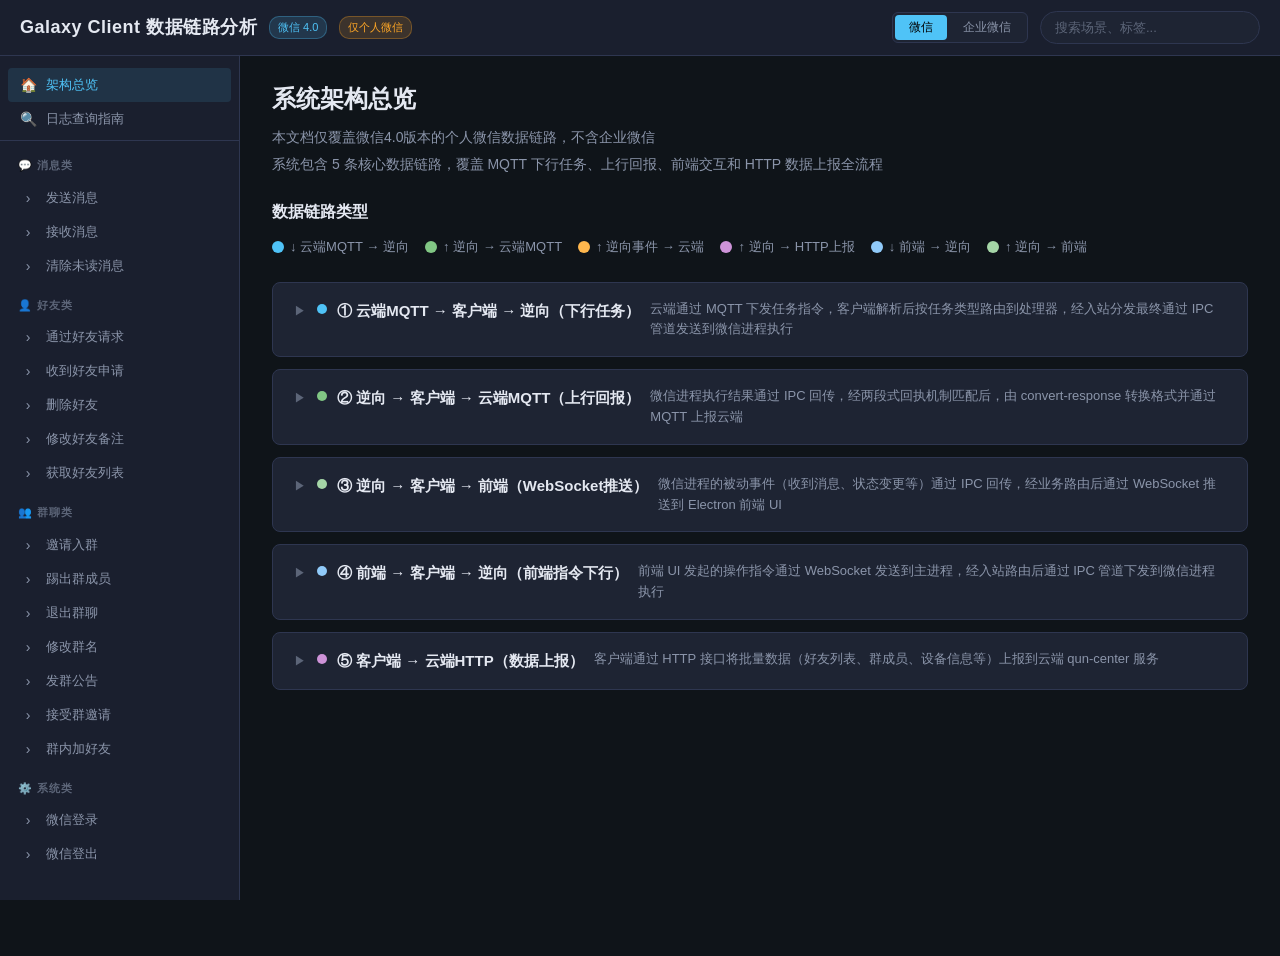
<file: 数据链路/index.html>
<!DOCTYPE html>
<html lang="zh-CN">
<head>
  <meta charset="UTF-8">
  <meta name="viewport" content="width=device-width, initial-scale=1.0">
  <title>Galaxy Client 数据链路分析 — 微信4.0</title>
  <link rel="stylesheet" href="style.css">
</head>
<body>
  <header class="header">
    <div class="header-left">
      <h1 class="header-title">Galaxy Client 数据链路分析</h1>
      <span class="badge badge-version">微信 4.0</span>
      <span class="badge badge-note">仅个人微信</span>
    </div>
    <div class="header-right">
      <div class="platform-toggle" id="platform-toggle">
        <button class="platform-btn active" data-platform="wx">微信</button>
        <button class="platform-btn" data-platform="wkwx">企业微信</button>
      </div>
      <input type="text" id="search-input" class="search-input" placeholder="搜索场景、标签...">
    </div>
  </header>

  <main class="main">
    <aside class="sidebar" id="sidebar">
      <div class="sidebar-section">
        <button class="sidebar-item active" data-id="__overview__">
          <span class="sidebar-icon">🏠</span>
          <span class="sidebar-text">架构总览</span>
        </button>
        <button class="sidebar-item" data-id="__sls__">
          <span class="sidebar-icon">🔍</span>
          <span class="sidebar-text">日志查询指南</span>
        </button>
      </div>
      <div id="sidebar-categories"></div>
    </aside>

    <section class="content" id="content">
      <!-- JS 渲染 -->
    </section>
  </main>

  <div class="detail-overlay" id="detail-overlay">
    <div class="detail-panel" id="detail-panel">
      <button class="detail-close" id="detail-close">&times;</button>
      <div id="detail-content"></div>
    </div>
  </div>

  <script src="mermaid.min.js"></script>
  <script src="data.js"></script>
  <script src="data-wkwx-1.js"></script>
  <script src="data-wkwx-2.js"></script>
  <script src="data-wkwx-3.js"></script>
  <script src="data-wkwx-4.js"></script>
  <script src="data-wkwx-init.js"></script>
  <script src="app.js"></script>
</body>
</html>
</file>
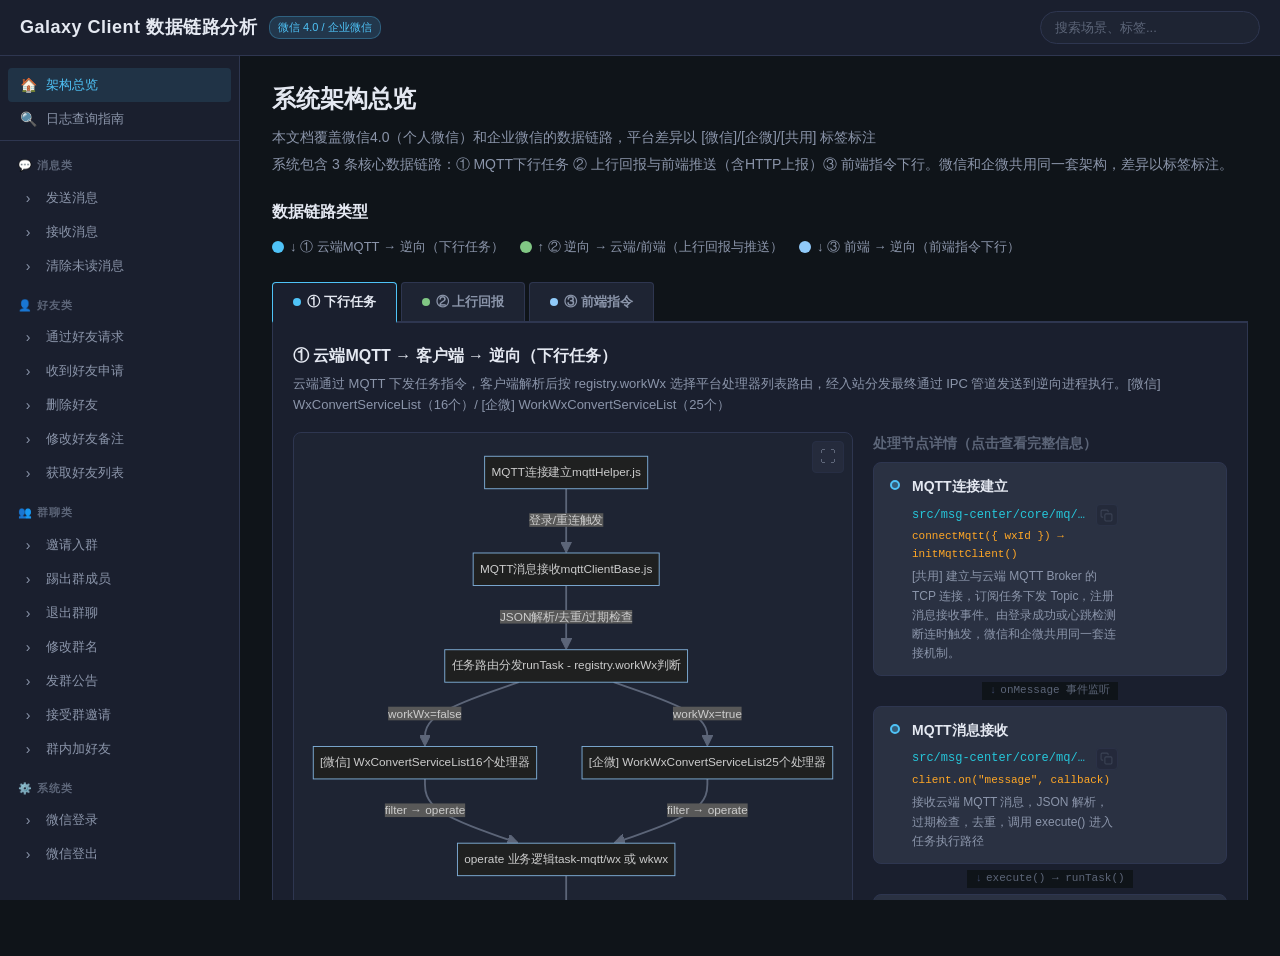
<file: 数据链路网站/index.html>
<!DOCTYPE html>
<html lang="zh-CN">
<head>
  <meta charset="UTF-8">
  <meta name="viewport" content="width=device-width, initial-scale=1.0">
  <title>Galaxy Client 数据链路分析 — 微信4.0 / 企业微信</title>
  <link rel="stylesheet" href="style.css">
</head>
<body>
  <header class="header">
    <div class="header-left">
      <h1 class="header-title">Galaxy Client 数据链路分析</h1>
      <span class="badge badge-version">微信 4.0 / 企业微信</span>
    </div>
    <div class="header-right">
      <input type="text" id="search-input" class="search-input" placeholder="搜索场景、标签...">
    </div>
  </header>

  <main class="main">
    <aside class="sidebar" id="sidebar">
      <div class="sidebar-section">
        <button class="sidebar-item active" data-id="__overview__">
          <span class="sidebar-icon">🏠</span>
          <span class="sidebar-text">架构总览</span>
        </button>
        <button class="sidebar-item" data-id="__sls__">
          <span class="sidebar-icon">🔍</span>
          <span class="sidebar-text">日志查询指南</span>
        </button>
      </div>
      <div id="sidebar-categories"></div>
    </aside>

    <section class="content" id="content">
      <!-- JS 渲染 -->
    </section>
  </main>

  <div class="detail-overlay" id="detail-overlay">
    <div class="detail-panel" id="detail-panel">
      <button class="detail-close" id="detail-close">&times;</button>
      <div id="detail-content"></div>
    </div>
  </div>

  <div class="diagram-zoom-overlay" id="diagram-zoom-overlay">
    <div class="diagram-zoom-panel">
      <button class="detail-close" id="diagram-zoom-close">&times;</button>
      <div class="diagram-zoom-content" id="diagram-zoom-content"></div>
    </div>
  </div>

  <script src="mermaid.min.js"></script>
  <script src="data-infra.js"></script>
  <script src="data-scenarios.js"></script>
  <script src="data-architecture.js"></script>
  <script src="data-export.js"></script>
  <script src="app.js"></script>
</body>
</html>
</file>
<file: 数据链路/style.css>
/* ================================================================
   Galaxy Client 数据链路分析 — 样式
   ================================================================ */

:root {
  --bg-primary: #0f1419;
  --bg-secondary: #1a1f2e;
  --bg-card: #1e2433;
  --bg-card-hover: #252b3d;
  --bg-node: #2a3142;
  --bg-node-hover: #323a50;
  --bg-overlay: rgba(0, 0, 0, 0.6);
  --border: #2e3650;
  --border-light: #3a4565;
  --text-primary: #e4e8f1;
  --text-secondary: #8b95aa;
  --text-muted: #5c6578;
  --accent-blue: #4fc3f7;
  --accent-green: #66bb6a;
  --accent-orange: #ffa726;
  --accent-purple: #ab47bc;
  --accent-red: #ef5350;
  --accent-cyan: #26c6da;
  --downstream-color: #4fc3f7;
  --upstream-color: #66bb6a;
  --event-color: #ffa726;
  --http-color: #ab47bc;
  --font-mono: 'SF Mono', 'Fira Code', 'Consolas', monospace;
  --font-sans: -apple-system, BlinkMacSystemFont, 'Segoe UI', 'PingFang SC', 'Hiragino Sans GB', sans-serif;
  --sidebar-width: 240px;
  --header-height: 56px;
  --radius: 8px;
  --radius-sm: 4px;
  --shadow: 0 2px 12px rgba(0, 0, 0, 0.3);
  --transition: 0.2s ease;
}

* {
  margin: 0;
  padding: 0;
  box-sizing: border-box;
}

body {
  font-family: var(--font-sans);
  background: var(--bg-primary);
  color: var(--text-primary);
  line-height: 1.6;
  overflow: hidden;
  height: 100vh;
}

/* ===== Header ===== */

.header {
  height: var(--header-height);
  background: var(--bg-secondary);
  border-bottom: 1px solid var(--border);
  display: flex;
  align-items: center;
  justify-content: space-between;
  padding: 0 20px;
  position: fixed;
  top: 0;
  left: 0;
  right: 0;
  z-index: 100;
}

.header-left {
  display: flex;
  align-items: center;
  gap: 12px;
}

.header-title {
  font-size: 18px;
  font-weight: 600;
  color: var(--text-primary);
  letter-spacing: 0.5px;
}

.badge {
  font-size: 11px;
  padding: 2px 8px;
  border-radius: 10px;
  font-weight: 500;
}

.badge-version {
  background: rgba(79, 195, 247, 0.15);
  color: var(--accent-blue);
  border: 1px solid rgba(79, 195, 247, 0.3);
}

.badge-note {
  background: rgba(255, 167, 38, 0.15);
  color: var(--accent-orange);
  border: 1px solid rgba(255, 167, 38, 0.3);
}

.search-input {
  background: var(--bg-card);
  border: 1px solid var(--border);
  color: var(--text-primary);
  padding: 8px 14px;
  border-radius: 20px;
  font-size: 13px;
  width: 220px;
  outline: none;
  transition: var(--transition);
}

.search-input:focus {
  border-color: var(--accent-blue);
  box-shadow: 0 0 0 2px rgba(79, 195, 247, 0.15);
  width: 280px;
}

.search-input::placeholder {
  color: var(--text-muted);
}

/* ===== Layout ===== */

.main {
  display: flex;
  margin-top: var(--header-height);
  height: calc(100vh - var(--header-height));
}

/* ===== Sidebar ===== */

.sidebar {
  width: var(--sidebar-width);
  min-width: var(--sidebar-width);
  background: var(--bg-secondary);
  border-right: 1px solid var(--border);
  overflow-y: auto;
  padding: 8px 0;
}

.sidebar-section {
  padding: 4px 8px;
  border-bottom: 1px solid var(--border);
  margin-bottom: 4px;
}

.sidebar-category {
  padding: 0 8px;
  margin-bottom: 2px;
}

.sidebar-category-title {
  font-size: 11px;
  font-weight: 600;
  color: var(--text-muted);
  text-transform: uppercase;
  letter-spacing: 1px;
  padding: 12px 10px 6px;
  display: flex;
  align-items: center;
  gap: 6px;
}

.sidebar-item {
  display: flex;
  align-items: center;
  gap: 8px;
  width: 100%;
  padding: 8px 10px;
  border: none;
  background: none;
  color: var(--text-secondary);
  font-size: 13px;
  cursor: pointer;
  border-radius: var(--radius-sm);
  text-align: left;
  transition: var(--transition);
  font-family: var(--font-sans);
}

.sidebar-item:hover {
  background: var(--bg-card);
  color: var(--text-primary);
}

.sidebar-item.active {
  background: rgba(79, 195, 247, 0.12);
  color: var(--accent-blue);
  font-weight: 500;
}

.sidebar-item.hidden {
  display: none;
}

.sidebar-icon {
  font-size: 14px;
  width: 20px;
  text-align: center;
  flex-shrink: 0;
}

.sidebar-text {
  overflow: hidden;
  text-overflow: ellipsis;
  white-space: nowrap;
}

/* ===== Content ===== */

.content {
  flex: 1;
  overflow-y: auto;
  padding: 24px 32px;
}

/* ===== Overview ===== */

.overview-header {
  margin-bottom: 24px;
}

.overview-header h2 {
  font-size: 24px;
  margin-bottom: 8px;
}

.overview-header p {
  color: var(--text-secondary);
  font-size: 14px;
}

.view-toggle {
  display: flex;
  gap: 4px;
  margin-bottom: 8px;
}

.view-toggle button {
  padding: 6px 16px;
  border: 1px solid var(--border);
  background: var(--bg-card);
  color: var(--text-secondary);
  font-size: 12px;
  cursor: pointer;
  border-radius: var(--radius-sm);
  transition: var(--transition);
  font-family: var(--font-sans);
}

.view-toggle button.active {
  background: var(--accent-blue);
  color: #000;
  border-color: var(--accent-blue);
  font-weight: 500;
}

.diagram-container {
  background: var(--bg-card);
  border: 1px solid var(--border);
  border-radius: var(--radius);
  padding: 16px 12px;
  overflow-x: auto;
}

.ascii-container {
  background: var(--bg-card);
  border: 1px solid var(--border);
  border-radius: var(--radius);
  padding: 16px 12px;
  overflow-x: auto;
}

.ascii-container pre {
  font-family: var(--font-mono);
  font-size: 12px;
  line-height: 1.5;
  color: var(--text-primary);
  white-space: pre;
}

/* ===== Scenario View ===== */

.scenario-header {
  margin-bottom: 24px;
}

.scenario-title {
  font-size: 22px;
  font-weight: 600;
  margin-bottom: 8px;
  display: flex;
  align-items: center;
  gap: 10px;
}

.scenario-desc {
  color: var(--text-secondary);
  font-size: 14px;
  margin-bottom: 12px;
}

.scenario-meta {
  display: flex;
  gap: 12px;
  flex-wrap: wrap;
  margin-bottom: 8px;
}

.meta-item {
  font-size: 12px;
  padding: 4px 10px;
  background: var(--bg-card);
  border: 1px solid var(--border);
  border-radius: var(--radius-sm);
  color: var(--text-secondary);
}

.meta-item strong {
  color: var(--text-primary);
}

.scenario-tags {
  display: flex;
  gap: 6px;
  flex-wrap: wrap;
}

.tag {
  font-size: 11px;
  padding: 2px 8px;
  background: rgba(79, 195, 247, 0.1);
  color: var(--accent-blue);
  border-radius: 10px;
  border: 1px solid rgba(79, 195, 247, 0.2);
}

/* ===== Flow Section ===== */

.flow-section {
  margin-bottom: 32px;
}

.flow-title {
  font-size: 16px;
  font-weight: 600;
  margin-bottom: 12px;
  padding-left: 12px;
  position: relative;
}

.flow-title::before {
  content: '';
  position: absolute;
  left: 0;
  top: 2px;
  bottom: 2px;
  width: 3px;
  border-radius: 2px;
}

.flow-title.downstream::before { background: var(--downstream-color); }
.flow-title.upstream::before { background: var(--upstream-color); }
.flow-title.upstream-event::before { background: var(--event-color); }
.flow-title.upstream-http::before { background: var(--http-color); }
.flow-title.front-up::before { background: #a5d6a7; }
.flow-title.front-down::before { background: #90caf9; }

.flow-direction-badge {
  font-size: 11px;
  padding: 2px 8px;
  border-radius: 10px;
  margin-left: 8px;
  font-weight: 400;
}

.flow-direction-badge.downstream {
  background: rgba(79, 195, 247, 0.15);
  color: var(--downstream-color);
}
.flow-direction-badge.upstream {
  background: rgba(102, 187, 106, 0.15);
  color: var(--upstream-color);
}
.flow-direction-badge.upstream-event {
  background: rgba(255, 167, 38, 0.15);
  color: var(--event-color);
}
.flow-direction-badge.upstream-http {
  background: rgba(171, 71, 188, 0.15);
  color: var(--http-color);
}
.flow-direction-badge.front-up {
  background: rgba(165, 214, 167, 0.15);
  color: #a5d6a7;
}
.flow-direction-badge.front-down {
  background: rgba(144, 202, 249, 0.15);
  color: #90caf9;
}

/* ===== Node List ===== */

.node-list {
  display: flex;
  flex-direction: column;
  gap: 2px;
  position: relative;
}

.node-connector {
  position: absolute;
  left: 23px;
  top: 0;
  bottom: 0;
  width: 2px;
  background: var(--border-light);
  z-index: 0;
}

.node-item {
  display: flex;
  align-items: flex-start;
  gap: 12px;
  padding: 12px 16px;
  background: var(--bg-node);
  border: 1px solid var(--border);
  border-radius: var(--radius);
  cursor: pointer;
  transition: var(--transition);
  position: relative;
  z-index: 1;
}

.node-item:hover {
  background: var(--bg-node-hover);
  border-color: var(--border-light);
  transform: translateX(2px);
}

.node-dot {
  width: 10px;
  height: 10px;
  border-radius: 50%;
  flex-shrink: 0;
  margin-top: 5px;
  border: 2px solid;
}

.node-dot.downstream { border-color: var(--downstream-color); background: rgba(79, 195, 247, 0.3); }
.node-dot.upstream { border-color: var(--upstream-color); background: rgba(102, 187, 106, 0.3); }
.node-dot.upstream-event { border-color: var(--event-color); background: rgba(255, 167, 38, 0.3); }
.node-dot.upstream-http { border-color: var(--http-color); background: rgba(171, 71, 188, 0.3); }
.node-dot.front-up { border-color: #a5d6a7; background: rgba(165, 214, 167, 0.3); }
.node-dot.front-down { border-color: #90caf9; background: rgba(144, 202, 249, 0.3); }

.node-info {
  flex: 1;
  min-width: 0;
}

.node-name {
  font-size: 14px;
  font-weight: 600;
  margin-bottom: 2px;
  color: var(--text-primary);
}

.node-file {
  font-size: 12px;
  font-family: var(--font-mono);
  color: var(--accent-cyan);
  margin-bottom: 2px;
  word-break: break-all;
}

.node-func {
  font-size: 11px;
  font-family: var(--font-mono);
  color: var(--accent-orange);
}

.node-summary {
  font-size: 12px;
  color: var(--text-secondary);
  margin-top: 4px;
}

.node-arrow {
  display: flex;
  align-items: center;
  justify-content: center;
  padding: 4px 0;
  position: relative;
  z-index: 1;
}

.node-arrow-text {
  font-size: 11px;
  font-family: var(--font-mono);
  color: var(--text-muted);
  background: var(--bg-primary);
  padding: 0 8px;
  display: flex;
  align-items: center;
  gap: 4px;
}

.node-arrow-icon {
  color: var(--border-light);
}

.node-click-hint {
  font-size: 11px;
  color: var(--text-muted);
  margin-left: auto;
  flex-shrink: 0;
  opacity: 0;
  transition: var(--transition);
}

.node-item:hover .node-click-hint {
  opacity: 1;
}

/* ===== Detail Panel ===== */

.detail-overlay {
  position: fixed;
  inset: 0;
  background: var(--bg-overlay);
  z-index: 200;
  display: none;
  justify-content: flex-end;
}

.detail-overlay.visible {
  display: flex;
}

.detail-panel {
  width: 760px;
  max-width: 90vw;
  height: 100vh;
  background: var(--bg-secondary);
  border-left: 1px solid var(--border);
  overflow-y: auto;
  padding: 24px;
  animation: slideIn 0.25s ease;
}

@keyframes slideIn {
  from { transform: translateX(100%); }
  to { transform: translateX(0); }
}

.detail-close {
  position: absolute;
  top: 16px;
  right: 16px;
  width: 32px;
  height: 32px;
  border: none;
  background: var(--bg-card);
  color: var(--text-secondary);
  font-size: 20px;
  cursor: pointer;
  border-radius: 50%;
  display: flex;
  align-items: center;
  justify-content: center;
  transition: var(--transition);
  z-index: 10;
}

.detail-close:hover {
  background: var(--accent-red);
  color: #fff;
}

.detail-title {
  font-size: 18px;
  font-weight: 600;
  margin-bottom: 4px;
}

.detail-file {
  font-size: 13px;
  font-family: var(--font-mono);
  color: var(--accent-cyan);
  margin-bottom: 4px;
  word-break: break-all;
}

.detail-func {
  font-size: 12px;
  font-family: var(--font-mono);
  color: var(--accent-orange);
  margin-bottom: 16px;
}

.detail-block {
  margin-bottom: 16px;
}

.detail-block-title {
  font-size: 16px;
  font-weight: 700;
  color: var(--text-muted);
  text-transform: uppercase;
  letter-spacing: 1px;
  margin-bottom: 8px;
  padding-bottom: 4px;
  border-bottom: 1px solid var(--border);
}

.detail-block-content {
  font-size: 13px;
  line-height: 1.7;
  white-space: pre-wrap;
  color: var(--text-secondary);
  background: var(--bg-card);
  padding: 12px;
  border-radius: var(--radius-sm);
  border: 1px solid var(--border);
}

.detail-block-content.mono {
  font-family: var(--font-mono);
  font-size: 12px;
}

.detail-keywords {
  display: flex;
  flex-wrap: wrap;
  gap: 6px;
}

.detail-keyword {
  font-size: 11px;
  font-family: var(--font-mono);
  padding: 3px 8px;
  background: rgba(38, 198, 218, 0.1);
  color: var(--accent-cyan);
  border: 1px solid rgba(38, 198, 218, 0.2);
  border-radius: var(--radius-sm);
}

/* ===== SLS Guide ===== */

.sls-section {
  margin-bottom: 24px;
}

.sls-section h3 {
  font-size: 16px;
  margin-bottom: 12px;
}

.sls-table {
  width: 100%;
  border-collapse: collapse;
  font-size: 13px;
}

.sls-table th,
.sls-table td {
  padding: 8px 12px;
  border: 1px solid var(--border);
  text-align: left;
}

.sls-table th {
  background: var(--bg-card);
  color: var(--text-muted);
  font-weight: 600;
  font-size: 12px;
}

.sls-table td {
  color: var(--text-secondary);
}

.sls-table td code {
  font-family: var(--font-mono);
  font-size: 12px;
  background: rgba(79, 195, 247, 0.1);
  color: var(--accent-blue);
  padding: 1px 4px;
  border-radius: 2px;
}

/* ===== Reverse API ===== */

.reverse-api-section {
  margin-top: 16px;
  padding: 12px;
  background: rgba(171, 71, 188, 0.08);
  border: 1px solid rgba(171, 71, 188, 0.2);
  border-radius: var(--radius);
}

.reverse-api-title {
  font-size: 13px;
  font-weight: 600;
  color: var(--accent-purple);
  margin-bottom: 8px;
}

.reverse-api-list {
  list-style: none;
}

.reverse-api-list li {
  font-size: 12px;
  color: var(--text-secondary);
  padding: 2px 0;
}

.reverse-api-list li code {
  font-family: var(--font-mono);
  color: var(--accent-purple);
}

/* ===== Scrollbar ===== */

::-webkit-scrollbar {
  width: 6px;
  height: 6px;
}

::-webkit-scrollbar-track {
  background: transparent;
}

::-webkit-scrollbar-thumb {
  background: var(--border);
  border-radius: 3px;
}

::-webkit-scrollbar-thumb:hover {
  background: var(--border-light);
}

/* ===== Mermaid Overrides ===== */

.mermaid {
  display: flex;
  justify-content: center;
}

.mermaid svg {
  max-width: 100%;
}

/* ===== Platform Toggle ===== */

.header-right {
  display: flex;
  align-items: center;
  gap: 12px;
}

.platform-toggle {
  display: flex;
  gap: 2px;
  background: var(--bg-card);
  border: 1px solid var(--border);
  border-radius: 6px;
  padding: 2px;
}

.platform-btn {
  padding: 4px 14px;
  border: none;
  background: none;
  color: var(--text-secondary);
  font-size: 12px;
  cursor: pointer;
  border-radius: 4px;
  transition: var(--transition);
  font-family: var(--font-sans);
  font-weight: 500;
}

.platform-btn.active {
  background: var(--accent-blue);
  color: #000;
}

.platform-btn.disabled {
  color: var(--text-muted);
  cursor: not-allowed;
  opacity: 0.5;
}

/* ===== Link Cards (Architecture Overview) ===== */

.overview-summary {
  color: var(--text-muted);
  font-size: 13px;
  margin-top: 4px;
}

.link-types-legend {
  margin-bottom: 24px;
}

.link-types-legend h3 {
  font-size: 16px;
  margin-bottom: 12px;
}

.link-types-list {
  display: flex;
  gap: 16px;
  flex-wrap: wrap;
}

.link-type-item {
  display: flex;
  align-items: center;
  gap: 6px;
  font-size: 13px;
}

.link-type-dot {
  display: inline-block;
  width: 12px;
  height: 12px;
  border-radius: 50%;
}

.link-type-label {
  color: var(--text-secondary);
}

.link-card {
  border: 1px solid var(--border);
  border-radius: var(--radius);
  margin-bottom: 12px;
  background: var(--bg-card);
  transition: var(--transition);
}

.link-card:hover {
  border-color: var(--border-light);
}

.link-card.expanded {
  border-color: var(--accent-blue);
}

.link-card-header {
  display: flex;
  align-items: flex-start;
  gap: 10px;
  padding: 16px 20px;
  cursor: pointer;
  transition: var(--transition);
  flex-wrap: wrap;
}

.link-card-header:hover {
  background: var(--bg-card-hover);
}

.link-card-toggle {
  font-size: 12px;
  color: var(--text-muted);
  flex-shrink: 0;
  margin-top: 3px;
  width: 14px;
  text-align: center;
  transition: var(--transition);
}

.link-card-color {
  display: inline-block;
  width: 10px;
  height: 10px;
  border-radius: 50%;
  flex-shrink: 0;
  margin-top: 5px;
}

.link-card-title {
  font-size: 15px;
  font-weight: 600;
  color: var(--text-primary);
  flex-shrink: 0;
}

.link-card-desc {
  font-size: 13px;
  color: var(--text-secondary);
  flex: 1;
  min-width: 200px;
}

.link-card-body {
  padding: 0 20px 20px;
  border-top: 1px solid var(--border);
}

.link-body-layout {
  display: flex;
  gap: 20px;
  align-items: flex-start;
  margin-top: 16px;
}

.link-body-left {
  flex: 0 0 560px;
  min-width: 200px;
  position: sticky;
  top: 12px;
}

.link-body-right {
  flex: 1;
  min-width: 0;
}

.link-nodes-title {
  font-size: 14px;
  color: var(--text-muted);
  margin: 0 0 8px;
  font-weight: 600;
}

/* ===== Link Task Note (for links without task categories) ===== */

.link-task-note {
  display: flex;
  align-items: flex-start;
  gap: 8px;
  margin-top: 20px;
  padding: 12px 14px;
  background: rgba(79, 195, 247, 0.06);
  border: 1px solid rgba(79, 195, 247, 0.2);
  border-radius: var(--radius-sm);
  font-size: 13px;
  color: var(--text-secondary);
  line-height: 1.6;
}

.task-note-icon {
  flex-shrink: 0;
  font-size: 15px;
  color: #4fc3f7;
  margin-top: 1px;
}

/* ===== MQTT Task Categories ===== */

.mqtt-task-section {
  margin-top: 24px;
  border-top: 1px solid var(--border);
  padding-top: 20px;
}

.mqtt-task-title {
  font-size: 16px;
  font-weight: 600;
  margin-bottom: 4px;
}

.mqtt-task-subtitle {
  font-size: 13px;
  color: var(--text-secondary);
  margin-bottom: 10px;
}

.mqtt-dir-note {
  font-size: 12px;
  color: var(--text-secondary);
  background: rgba(255, 255, 255, 0.03);
  border: 1px solid var(--border);
  border-radius: var(--radius-sm);
  padding: 9px 12px;
  margin-bottom: 14px;
  line-height: 1.7;
}

.mqtt-dir-note code {
  font-family: var(--font-mono);
  font-size: 11px;
  background: rgba(255, 255, 255, 0.08);
  padding: 1px 5px;
  border-radius: 3px;
  color: #90caf9;
}

.mqtt-cat {
  border: 1px solid var(--border);
  border-radius: var(--radius-sm);
  margin-bottom: 6px;
  background: var(--bg-node);
}

.mqtt-cat-header {
  display: flex;
  align-items: center;
  gap: 8px;
  padding: 10px 14px;
  cursor: pointer;
  transition: var(--transition);
}

.mqtt-cat-header:hover {
  background: var(--bg-node-hover);
}

.mqtt-cat-toggle {
  font-size: 11px;
  color: var(--text-muted);
  width: 14px;
  text-align: center;
}

.mqtt-cat-name {
  font-size: 14px;
  font-weight: 600;
  color: var(--text-primary);
}

.mqtt-cat-range {
  font-size: 11px;
  font-family: var(--font-mono);
  color: var(--text-muted);
  margin-left: 4px;
}

.mqtt-cat-count {
  font-size: 11px;
  color: var(--accent-blue);
  margin-left: auto;
  padding: 1px 8px;
  background: rgba(79, 195, 247, 0.1);
  border-radius: 10px;
  border: 1px solid rgba(79, 195, 247, 0.2);
}

.mqtt-cat-body {
  border-top: 1px solid var(--border);
}

.mqtt-task-table {
  width: 100%;
  border-collapse: collapse;
  font-size: 12px;
}

.mqtt-task-table thead th {
  padding: 8px 12px;
  background: var(--bg-card);
  color: var(--text-muted);
  font-weight: 600;
  font-size: 11px;
  text-align: left;
  border-bottom: 1px solid var(--border);
}

.mqtt-task-table tbody td {
  padding: 6px 12px;
  color: var(--text-secondary);
  border-bottom: 1px solid rgba(46, 54, 80, 0.5);
}

.mqtt-task-table tbody tr:hover {
  background: var(--bg-card-hover);
}

.mqtt-type-code {
  font-family: var(--font-mono);
  color: var(--accent-orange);
  font-weight: 600;
  width: 50px;
}

.mqtt-handler {
  font-family: var(--font-mono);
  font-size: 11px;
  color: var(--accent-cyan);
  max-width: 220px;
  overflow: hidden;
  text-overflow: ellipsis;
  white-space: nowrap;
}

.mqtt-link {
  color: var(--accent-blue);
  text-decoration: none;
  font-size: 12px;
  font-weight: 500;
  transition: var(--transition);
}

.mqtt-link:hover {
  color: #fff;
  text-decoration: underline;
}

.mqtt-no-link {
  color: var(--text-muted);
}

/* ===== Copy Button ===== */

.copyable-path {
  display: inline-flex;
  align-items: center;
  gap: 5px;
  max-width: 100%;
}

.copyable-path-text {
  overflow: hidden;
  text-overflow: ellipsis;
  white-space: nowrap;
  flex-shrink: 1;
  min-width: 0;
}

.copy-btn {
  display: inline-flex;
  align-items: center;
  justify-content: center;
  width: 22px;
  height: 22px;
  flex-shrink: 0;
  cursor: pointer;
  border-radius: 4px;
  border: 1px solid var(--border);
  background: var(--bg-secondary);
  opacity: 0.35;
  transition: opacity var(--transition), background var(--transition), color var(--transition), border-color var(--transition);
  color: var(--text-muted);
  font-size: 0;
  position: relative;
}

.copy-btn::before {
  content: "";
  display: block;
  width: 13px;
  height: 13px;
  background: var(--text-muted);
  -webkit-mask-image: url("data:image/svg+xml,%3Csvg xmlns='http://www.w3.org/2000/svg' viewBox='0 0 24 24' fill='none' stroke='currentColor' stroke-width='2' stroke-linecap='round' stroke-linejoin='round'%3E%3Crect x='9' y='9' width='13' height='13' rx='2' ry='2'%3E%3C/rect%3E%3Cpath d='M5 15H4a2 2 0 0 1-2-2V4a2 2 0 0 1 2-2h9a2 2 0 0 1 2 2v1'%3E%3C/path%3E%3C/svg%3E");
  mask-image: url("data:image/svg+xml,%3Csvg xmlns='http://www.w3.org/2000/svg' viewBox='0 0 24 24' fill='none' stroke='currentColor' stroke-width='2' stroke-linecap='round' stroke-linejoin='round'%3E%3Crect x='9' y='9' width='13' height='13' rx='2' ry='2'%3E%3C/rect%3E%3Cpath d='M5 15H4a2 2 0 0 1-2-2V4a2 2 0 0 1 2-2h9a2 2 0 0 1 2 2v1'%3E%3C/path%3E%3C/svg%3E");
  -webkit-mask-repeat: no-repeat;
  mask-repeat: no-repeat;
  -webkit-mask-size: contain;
  mask-size: contain;
  -webkit-mask-position: center;
  mask-position: center;
  transition: background var(--transition);
}

/* 节点卡片：hover 整个节点时显示 */
.node-item:hover .copy-btn {
  opacity: 0.7;
  border-color: var(--border-light);
}

/* 直接 hover 复制按钮本身 */
.copy-btn:hover {
  opacity: 1 !important;
  background: rgba(79, 195, 247, 0.15);
  border-color: var(--accent-blue);
}

.copy-btn:hover::before {
  background: var(--accent-blue);
}

/* 复制成功状态 */
.copy-btn.copied {
  opacity: 1 !important;
  background: rgba(102, 187, 106, 0.15);
  border-color: var(--accent-green);
}

.copy-btn.copied::before {
  -webkit-mask-image: url("data:image/svg+xml,%3Csvg xmlns='http://www.w3.org/2000/svg' viewBox='0 0 24 24' fill='none' stroke='currentColor' stroke-width='2.5' stroke-linecap='round' stroke-linejoin='round'%3E%3Cpolyline points='20 6 9 17 4 12'%3E%3C/polyline%3E%3C/svg%3E");
  mask-image: url("data:image/svg+xml,%3Csvg xmlns='http://www.w3.org/2000/svg' viewBox='0 0 24 24' fill='none' stroke='currentColor' stroke-width='2.5' stroke-linecap='round' stroke-linejoin='round'%3E%3Cpolyline points='20 6 9 17 4 12'%3E%3C/polyline%3E%3C/svg%3E");
  background: var(--accent-green);
  width: 14px;
  height: 14px;
}

/* ---- 详情面板中的复制按钮（更大更显眼） ---- */

.detail-file.copyable-path,
.detail-func.copyable-path {
  display: flex;
  width: 100%;
}

.detail-file.copyable-path .copyable-path-text,
.detail-func.copyable-path .copyable-path-text {
  word-break: break-all;
  white-space: normal;
  overflow: visible;
  text-overflow: unset;
  flex: 1;
}

.detail-file .copy-btn,
.detail-func .copy-btn {
  width: 26px;
  height: 26px;
  opacity: 0.55;
  align-self: flex-start;
  margin-top: 1px;
}

.detail-file .copy-btn::before,
.detail-func .copy-btn::before {
  width: 15px;
  height: 15px;
}

.detail-file:hover .copy-btn,
.detail-func:hover .copy-btn {
  opacity: 0.9;
}

/* ===== Responsive ===== */

@media (max-width: 900px) {
  .sidebar {
    width: 200px;
    min-width: 200px;
  }

  .content {
    padding: 16px;
  }

  .detail-panel {
    width: 100%;
    max-width: 100vw;
  }

  .link-card-header {
    flex-direction: column;
  }

  .platform-toggle {
    display: none;
  }
}

/* ===== Troubleshoot Section ===== */

.troubleshoot-section {
  margin-top: 32px;
  border: 1px solid rgba(244, 67, 54, 0.3);
  border-radius: var(--radius);
  background: rgba(244, 67, 54, 0.04);
  padding: 24px;
}

.troubleshoot-title {
  font-size: 18px;
  font-weight: 700;
  color: #ef5350;
  margin-bottom: 6px;
}

.troubleshoot-desc {
  font-size: 13px;
  color: var(--text-secondary);
  margin-bottom: 20px;
  line-height: 1.6;
}

/* State Machine */

.ts-state-machine {
  background: var(--bg-card);
  border: 1px solid var(--border);
  border-radius: var(--radius-sm);
  padding: 16px;
  margin-bottom: 20px;
}

.ts-sm-title {
  font-size: 14px;
  font-weight: 600;
  margin-bottom: 4px;
}

.ts-sm-desc {
  font-size: 12px;
  color: var(--text-secondary);
  margin-bottom: 12px;
}

.ts-sm-flow {
  display: flex;
  align-items: center;
  gap: 8px;
  flex-wrap: wrap;
}

.ts-sm-state {
  background: var(--bg-node);
  border: 1px solid var(--border);
  border-radius: var(--radius-sm);
  padding: 8px 12px;
  text-align: center;
  min-width: 90px;
}

.ts-sm-value {
  font-family: var(--font-mono);
  font-size: 12px;
  color: #4fc3f7;
  font-weight: 600;
}

.ts-sm-label {
  font-size: 13px;
  font-weight: 600;
  margin: 2px 0;
}

.ts-sm-desc-inner {
  font-size: 11px;
  color: var(--text-muted);
}

.ts-sm-arrow {
  font-size: 18px;
  color: var(--text-muted);
  flex-shrink: 0;
}

.ts-sm-note {
  font-size: 11px;
  color: var(--text-muted);
  margin-top: 10px;
  padding-top: 8px;
  border-top: 1px solid var(--border);
  line-height: 1.5;
}

/* Troubleshoot Steps */

.ts-steps {
  display: flex;
  flex-direction: column;
  gap: 10px;
}

.ts-step {
  border: 1px solid var(--border);
  border-radius: var(--radius-sm);
  background: var(--bg-card);
  overflow: hidden;
}

.ts-step-header {
  display: flex;
  align-items: center;
  gap: 10px;
  padding: 10px 14px;
  background: var(--bg-node);
  border-bottom: 1px solid var(--border);
}

.ts-step-num {
  display: flex;
  align-items: center;
  justify-content: center;
  width: 24px;
  height: 24px;
  border-radius: 50%;
  background: #ef5350;
  color: #fff;
  font-size: 12px;
  font-weight: 700;
  flex-shrink: 0;
}

.ts-step-name {
  font-size: 13px;
  font-weight: 600;
}

.ts-step-body {
  padding: 12px 14px;
  display: flex;
  flex-direction: column;
  gap: 6px;
}

.ts-field {
  display: flex;
  align-items: flex-start;
  gap: 6px;
  font-size: 12px;
  line-height: 1.5;
}

.ts-field label {
  flex-shrink: 0;
  font-weight: 600;
  color: var(--text-secondary);
  min-width: 72px;
}

.ts-query {
  font-family: var(--font-mono);
  font-size: 11px;
  background: rgba(79, 195, 247, 0.1);
  color: #4fc3f7;
  padding: 3px 8px;
  border-radius: 3px;
  word-break: break-all;
  white-space: pre-wrap;
}

.ts-expect span {
  color: #66bb6a;
}

.ts-fail span {
  color: #ef5350;
}

.ts-fix span {
  color: #ffa726;
}
</file>
<file: 数据链路网站/style.css>
/* ================================================================
   Galaxy Client 数据链路分析 — 样式
   ================================================================ */

:root {
  --bg-primary: #0f1419;
  --bg-secondary: #1a1f2e;
  --bg-card: #1e2433;
  --bg-card-hover: #252b3d;
  --bg-node: #2a3142;
  --bg-node-hover: #323a50;
  --bg-overlay: rgba(0, 0, 0, 0.6);
  --border: #2e3650;
  --border-light: #3a4565;
  --text-primary: #e4e8f1;
  --text-secondary: #8b95aa;
  --text-muted: #5c6578;
  --accent-blue: #4fc3f7;
  --accent-green: #66bb6a;
  --accent-orange: #ffa726;
  --accent-purple: #ab47bc;
  --accent-red: #ef5350;
  --accent-cyan: #26c6da;
  --downstream-color: #4fc3f7;
  --upstream-color: #66bb6a;
  --event-color: #ffa726;
  --http-color: #ab47bc;
  --font-mono: 'SF Mono', 'Fira Code', 'Consolas', monospace;
  --font-sans: -apple-system, BlinkMacSystemFont, 'Segoe UI', 'PingFang SC', 'Hiragino Sans GB', sans-serif;
  --sidebar-width: 240px;
  --header-height: 56px;
  --radius: 8px;
  --radius-sm: 4px;
  --shadow: 0 2px 12px rgba(0, 0, 0, 0.3);
  --transition: 0.2s ease;
}

* {
  margin: 0;
  padding: 0;
  box-sizing: border-box;
}

body {
  font-family: var(--font-sans);
  background: var(--bg-primary);
  color: var(--text-primary);
  line-height: 1.6;
  overflow: hidden;
  height: 100vh;
}

/* ===== Header ===== */

.header {
  height: var(--header-height);
  background: var(--bg-secondary);
  border-bottom: 1px solid var(--border);
  display: flex;
  align-items: center;
  justify-content: space-between;
  padding: 0 20px;
  position: fixed;
  top: 0;
  left: 0;
  right: 0;
  z-index: 100;
}

.header-left {
  display: flex;
  align-items: center;
  gap: 12px;
}

.header-title {
  font-size: 18px;
  font-weight: 600;
  color: var(--text-primary);
  letter-spacing: 0.5px;
}

.badge {
  font-size: 11px;
  padding: 2px 8px;
  border-radius: 10px;
  font-weight: 500;
}

.badge-version {
  background: rgba(79, 195, 247, 0.15);
  color: var(--accent-blue);
  border: 1px solid rgba(79, 195, 247, 0.3);
}

.badge-note {
  background: rgba(255, 167, 38, 0.15);
  color: var(--accent-orange);
  border: 1px solid rgba(255, 167, 38, 0.3);
}

.search-input {
  background: var(--bg-card);
  border: 1px solid var(--border);
  color: var(--text-primary);
  padding: 8px 14px;
  border-radius: 20px;
  font-size: 13px;
  width: 220px;
  outline: none;
  transition: var(--transition);
}

.search-input:focus {
  border-color: var(--accent-blue);
  box-shadow: 0 0 0 2px rgba(79, 195, 247, 0.15);
  width: 280px;
}

.search-input::placeholder {
  color: var(--text-muted);
}

/* ===== Layout ===== */

.main {
  display: flex;
  margin-top: var(--header-height);
  height: calc(100vh - var(--header-height));
}

/* ===== Sidebar ===== */

.sidebar {
  width: var(--sidebar-width);
  min-width: var(--sidebar-width);
  background: var(--bg-secondary);
  border-right: 1px solid var(--border);
  overflow-y: auto;
  padding: 8px 0;
}

.sidebar-section {
  padding: 4px 8px;
  border-bottom: 1px solid var(--border);
  margin-bottom: 4px;
}

.sidebar-category {
  padding: 0 8px;
  margin-bottom: 2px;
}

.sidebar-category-title {
  font-size: 11px;
  font-weight: 600;
  color: var(--text-muted);
  text-transform: uppercase;
  letter-spacing: 1px;
  padding: 12px 10px 6px;
  display: flex;
  align-items: center;
  gap: 6px;
}

.sidebar-item {
  display: flex;
  align-items: center;
  gap: 8px;
  width: 100%;
  padding: 8px 10px;
  border: none;
  background: none;
  color: var(--text-secondary);
  font-size: 13px;
  cursor: pointer;
  border-radius: var(--radius-sm);
  text-align: left;
  transition: var(--transition);
  font-family: var(--font-sans);
}

.sidebar-item:hover {
  background: var(--bg-card);
  color: var(--text-primary);
}

.sidebar-item.active {
  background: rgba(79, 195, 247, 0.12);
  color: var(--accent-blue);
  font-weight: 500;
}

.sidebar-item.hidden {
  display: none;
}

.sidebar-icon {
  font-size: 14px;
  width: 20px;
  text-align: center;
  flex-shrink: 0;
}

.sidebar-text {
  overflow: hidden;
  text-overflow: ellipsis;
  white-space: nowrap;
}

/* ===== Content ===== */

.content {
  flex: 1;
  overflow-y: auto;
  padding: 24px 32px;
}

/* ===== Overview ===== */

.overview-header {
  margin-bottom: 24px;
}

.overview-header h2 {
  font-size: 24px;
  margin-bottom: 8px;
}

.overview-header p {
  color: var(--text-secondary);
  font-size: 14px;
}

.diagram-container {
  position: relative;
  background: var(--bg-card);
  border: 1px solid var(--border);
  border-radius: var(--radius);
  padding: 16px 12px;
  overflow-x: auto;
}

.diagram-zoom-btn {
  position: absolute;
  top: 8px;
  right: 8px;
  z-index: 2;
  width: 32px;
  height: 32px;
  border: 1px solid var(--border);
  border-radius: var(--radius-sm);
  background: var(--bg-node);
  color: var(--text-secondary);
  font-size: 16px;
  cursor: pointer;
  display: flex;
  align-items: center;
  justify-content: center;
  transition: var(--transition);
  opacity: 0.6;
}

.diagram-zoom-btn:hover {
  background: var(--accent-blue);
  color: #000;
  border-color: var(--accent-blue);
  opacity: 1;
}

/* ===== Scenario View ===== */

.scenario-header {
  margin-bottom: 24px;
}

.scenario-title {
  font-size: 22px;
  font-weight: 600;
  margin-bottom: 8px;
  display: flex;
  align-items: center;
  gap: 10px;
}

.scenario-desc {
  color: var(--text-secondary);
  font-size: 14px;
  margin-bottom: 12px;
}

.scenario-meta {
  display: flex;
  gap: 12px;
  flex-wrap: wrap;
  margin-bottom: 8px;
}

.meta-item {
  font-size: 12px;
  padding: 4px 10px;
  background: var(--bg-card);
  border: 1px solid var(--border);
  border-radius: var(--radius-sm);
  color: var(--text-secondary);
}

.meta-item strong {
  color: var(--text-primary);
}

.scenario-tags {
  display: flex;
  gap: 6px;
  flex-wrap: wrap;
}

.tag {
  font-size: 11px;
  padding: 2px 8px;
  background: rgba(79, 195, 247, 0.1);
  color: var(--accent-blue);
  border-radius: 10px;
  border: 1px solid rgba(79, 195, 247, 0.2);
}

/* ===== Flow Section ===== */

.flow-section {
  margin-bottom: 32px;
}

.flow-title {
  font-size: 16px;
  font-weight: 600;
  margin-bottom: 12px;
  padding-left: 12px;
  position: relative;
}

.flow-title::before {
  content: '';
  position: absolute;
  left: 0;
  top: 2px;
  bottom: 2px;
  width: 3px;
  border-radius: 2px;
}

.flow-title.downstream::before { background: var(--downstream-color); }
.flow-title.upstream::before { background: var(--upstream-color); }
.flow-title.upstream-event::before { background: var(--event-color); }
.flow-title.upstream-http::before { background: var(--http-color); }
.flow-title.front-up::before { background: #a5d6a7; }
.flow-title.front-down::before { background: #90caf9; }

.flow-direction-badge {
  font-size: 11px;
  padding: 2px 8px;
  border-radius: 10px;
  margin-left: 8px;
  font-weight: 400;
}

.flow-direction-badge.downstream {
  background: rgba(79, 195, 247, 0.15);
  color: var(--downstream-color);
}
.flow-direction-badge.upstream {
  background: rgba(102, 187, 106, 0.15);
  color: var(--upstream-color);
}
.flow-direction-badge.upstream-event {
  background: rgba(255, 167, 38, 0.15);
  color: var(--event-color);
}
.flow-direction-badge.upstream-http {
  background: rgba(171, 71, 188, 0.15);
  color: var(--http-color);
}
.flow-direction-badge.front-up {
  background: rgba(165, 214, 167, 0.15);
  color: #a5d6a7;
}
.flow-direction-badge.front-down {
  background: rgba(144, 202, 249, 0.15);
  color: #90caf9;
}

/* ===== Node List ===== */

.node-list {
  display: flex;
  flex-direction: column;
  gap: 2px;
  position: relative;
}

.node-connector {
  position: absolute;
  left: 23px;
  top: 0;
  bottom: 0;
  width: 2px;
  background: var(--border-light);
  z-index: 0;
}

.node-item {
  display: flex;
  align-items: flex-start;
  gap: 12px;
  padding: 12px 16px;
  background: var(--bg-node);
  border: 1px solid var(--border);
  border-radius: var(--radius);
  cursor: pointer;
  transition: var(--transition);
  position: relative;
  z-index: 1;
}

.node-item:hover {
  background: var(--bg-node-hover);
  border-color: var(--border-light);
  transform: translateX(2px);
}

.node-dot {
  width: 10px;
  height: 10px;
  border-radius: 50%;
  flex-shrink: 0;
  margin-top: 5px;
  border: 2px solid;
}

.node-dot.downstream { border-color: var(--downstream-color); background: rgba(79, 195, 247, 0.3); }
.node-dot.upstream { border-color: var(--upstream-color); background: rgba(102, 187, 106, 0.3); }
.node-dot.upstream-event { border-color: var(--event-color); background: rgba(255, 167, 38, 0.3); }
.node-dot.upstream-http { border-color: var(--http-color); background: rgba(171, 71, 188, 0.3); }
.node-dot.front-up { border-color: #a5d6a7; background: rgba(165, 214, 167, 0.3); }
.node-dot.front-down { border-color: #90caf9; background: rgba(144, 202, 249, 0.3); }

.node-info {
  flex: 1;
  min-width: 0;
}

.node-name {
  font-size: 14px;
  font-weight: 600;
  margin-bottom: 2px;
  color: var(--text-primary);
}

.node-file {
  font-size: 12px;
  font-family: var(--font-mono);
  color: var(--accent-cyan);
  margin-bottom: 2px;
  word-break: break-all;
}

.node-func {
  font-size: 11px;
  font-family: var(--font-mono);
  color: var(--accent-orange);
}

.node-summary {
  font-size: 12px;
  color: var(--text-secondary);
  margin-top: 4px;
}

.node-arrow {
  display: flex;
  align-items: center;
  justify-content: center;
  padding: 4px 0;
  position: relative;
  z-index: 1;
}

.node-arrow-text {
  font-size: 11px;
  font-family: var(--font-mono);
  color: var(--text-muted);
  background: var(--bg-primary);
  padding: 0 8px;
  display: flex;
  align-items: center;
  gap: 4px;
}

.node-arrow-icon {
  color: var(--border-light);
}

.node-click-hint {
  font-size: 11px;
  color: var(--text-muted);
  margin-left: auto;
  flex-shrink: 0;
  opacity: 0;
  transition: var(--transition);
}

.node-item:hover .node-click-hint {
  opacity: 1;
}

/* ===== Detail Panel ===== */

.detail-overlay {
  position: fixed;
  inset: 0;
  background: var(--bg-overlay);
  z-index: 200;
  display: none;
  justify-content: flex-end;
}

.detail-overlay.visible {
  display: flex;
}

.detail-panel {
  width: 760px;
  max-width: 90vw;
  height: 100vh;
  background: var(--bg-secondary);
  border-left: 1px solid var(--border);
  overflow-y: auto;
  padding: 24px;
  animation: slideIn 0.25s ease;
}

@keyframes slideIn {
  from { transform: translateX(100%); }
  to { transform: translateX(0); }
}

.detail-close {
  position: absolute;
  top: 16px;
  right: 16px;
  width: 32px;
  height: 32px;
  border: none;
  background: var(--bg-card);
  color: var(--text-secondary);
  font-size: 20px;
  cursor: pointer;
  border-radius: 50%;
  display: flex;
  align-items: center;
  justify-content: center;
  transition: var(--transition);
  z-index: 10;
}

.detail-close:hover {
  background: var(--accent-red);
  color: #fff;
}

.detail-title {
  font-size: 18px;
  font-weight: 600;
  margin-bottom: 4px;
}

.detail-file {
  font-size: 13px;
  font-family: var(--font-mono);
  color: var(--accent-cyan);
  margin-bottom: 4px;
  word-break: break-all;
}

.detail-func {
  font-size: 12px;
  font-family: var(--font-mono);
  color: var(--accent-orange);
  margin-bottom: 16px;
}

.detail-block {
  margin-bottom: 16px;
}

.detail-block-title {
  font-size: 16px;
  font-weight: 700;
  color: var(--text-muted);
  text-transform: uppercase;
  letter-spacing: 1px;
  margin-bottom: 8px;
  padding-bottom: 4px;
  border-bottom: 1px solid var(--border);
}

.detail-block-content {
  font-size: 13px;
  line-height: 1.7;
  white-space: pre-wrap;
  color: var(--text-secondary);
  background: var(--bg-card);
  padding: 12px;
  border-radius: var(--radius-sm);
  border: 1px solid var(--border);
}

.detail-block-content.mono {
  font-family: var(--font-mono);
  font-size: 12px;
}

.detail-keywords {
  display: flex;
  flex-wrap: wrap;
  gap: 6px;
}

.detail-keyword {
  font-size: 11px;
  font-family: var(--font-mono);
  padding: 3px 8px;
  background: rgba(38, 198, 218, 0.1);
  color: var(--accent-cyan);
  border: 1px solid rgba(38, 198, 218, 0.2);
  border-radius: var(--radius-sm);
}

/* ===== SLS Guide ===== */

.sls-section {
  margin-bottom: 24px;
}

.sls-section h3 {
  font-size: 16px;
  margin-bottom: 12px;
}

.sls-table {
  width: 100%;
  border-collapse: collapse;
  font-size: 13px;
}

.sls-table th,
.sls-table td {
  padding: 8px 12px;
  border: 1px solid var(--border);
  text-align: left;
}

.sls-table th {
  background: var(--bg-card);
  color: var(--text-muted);
  font-weight: 600;
  font-size: 12px;
}

.sls-table td {
  color: var(--text-secondary);
}

.sls-table td code {
  font-family: var(--font-mono);
  font-size: 12px;
  background: rgba(79, 195, 247, 0.1);
  color: var(--accent-blue);
  padding: 1px 4px;
  border-radius: 2px;
}

/* ===== Reverse API ===== */

.reverse-api-section {
  margin-top: 16px;
  padding: 12px;
  background: rgba(171, 71, 188, 0.08);
  border: 1px solid rgba(171, 71, 188, 0.2);
  border-radius: var(--radius);
}

.reverse-api-title {
  font-size: 13px;
  font-weight: 600;
  color: var(--accent-purple);
  margin-bottom: 8px;
}

.reverse-api-list {
  list-style: none;
}

.reverse-api-list li {
  font-size: 12px;
  color: var(--text-secondary);
  padding: 2px 0;
}

.reverse-api-list li code {
  font-family: var(--font-mono);
  color: var(--accent-purple);
}

/* ===== Scrollbar ===== */

::-webkit-scrollbar {
  width: 6px;
  height: 6px;
}

::-webkit-scrollbar-track {
  background: transparent;
}

::-webkit-scrollbar-thumb {
  background: var(--border);
  border-radius: 3px;
}

::-webkit-scrollbar-thumb:hover {
  background: var(--border-light);
}

/* ===== Mermaid Overrides ===== */

.mermaid {
  display: flex;
  justify-content: center;
  width: stretch;
}

.mermaid svg {
  max-width: 100%;
}

/* ===== Platform Toggle ===== */

.header-right {
  display: flex;
  align-items: center;
  gap: 12px;
}

/* ===== Link Cards (Architecture Overview) ===== */

.overview-summary {
  color: var(--text-muted);
  font-size: 13px;
  margin-top: 4px;
}

.link-types-legend {
  margin-bottom: 24px;
}

.link-types-legend h3 {
  font-size: 16px;
  margin-bottom: 12px;
}

.link-types-list {
  display: flex;
  gap: 16px;
  flex-wrap: wrap;
}

.link-type-item {
  display: flex;
  align-items: center;
  gap: 6px;
  font-size: 13px;
}

.link-type-dot {
  display: inline-block;
  width: 12px;
  height: 12px;
  border-radius: 50%;
}

.link-type-label {
  color: var(--text-secondary);
}

/* ===== Architecture Sub-Tabs ===== */

.arch-tabs {
  margin-top: 16px;
}

.arch-tab-bar {
  display: flex;
  gap: 4px;
  border-bottom: 2px solid var(--border);
  padding-bottom: 0;
  margin-bottom: 0;
}

.arch-tab-btn {
  position: relative;
  padding: 10px 20px;
  border: 1px solid var(--border);
  border-bottom: none;
  border-radius: var(--radius-sm) var(--radius-sm) 0 0;
  background: var(--bg-card);
  color: var(--text-secondary);
  font-size: 13px;
  font-weight: 600;
  cursor: pointer;
  transition: var(--transition);
  font-family: var(--font-sans);
  display: flex;
  align-items: center;
  gap: 6px;
  white-space: nowrap;
}

.arch-tab-btn:hover {
  background: var(--bg-card-hover);
  color: var(--text-primary);
}

.arch-tab-btn.active {
  background: var(--bg-secondary);
  color: var(--text-primary);
  border-color: var(--tab-color, var(--accent-blue));
  border-bottom: 2px solid var(--bg-secondary);
  margin-bottom: -2px;
}

.arch-tab-dot {
  display: inline-block;
  width: 8px;
  height: 8px;
  border-radius: 50%;
  flex-shrink: 0;
}

.arch-tab-panel {
  border: 1px solid var(--border);
  border-top: none;
  border-radius: 0 0 var(--radius) var(--radius);
  background: var(--bg-secondary);
  padding: 20px;
}

.link-tab-header {
  margin-bottom: 16px;
}

.link-tab-title {
  font-size: 16px;
  font-weight: 700;
  color: var(--text-primary);
  margin-bottom: 6px;
}

.link-tab-desc {
  font-size: 13px;
  color: var(--text-secondary);
  line-height: 1.6;
}

/* ===== Diagram Zoom Overlay ===== */

.diagram-zoom-overlay {
  position: fixed;
  inset: 0;
  z-index: 1100;
  background: rgba(0, 0, 0, 0.85);
  display: flex;
  align-items: center;
  justify-content: center;
  opacity: 0;
  pointer-events: none;
  transition: opacity 0.2s;
}

.diagram-zoom-overlay.visible {
  opacity: 1;
  pointer-events: auto;
}

.diagram-zoom-panel {
  position: relative;
  width: 94vw;
  max-height: 92vh;
  background: var(--bg-card);
  border: 1px solid var(--border);
  border-radius: var(--radius);
  padding: 32px 24px 24px;
  overflow: auto;
}

.diagram-zoom-content {
  display: flex;
  justify-content: center;
  min-height: 800px;
}

.diagram-zoom-content svg {
  max-width: 100%;
  height: auto;
}

/* ===== Legacy link-card (kept for potential reuse) ===== */

.link-card {
  border: 1px solid var(--border);
  border-radius: var(--radius);
  margin-bottom: 12px;
  background: var(--bg-card);
  transition: var(--transition);
}

.link-card:hover {
  border-color: var(--border-light);
}

.link-card.expanded {
  border-color: var(--accent-blue);
}

.link-card-header {
  display: flex;
  align-items: flex-start;
  gap: 10px;
  padding: 16px 20px;
  cursor: pointer;
  transition: var(--transition);
  flex-wrap: wrap;
}

.link-card-header:hover {
  background: var(--bg-card-hover);
}

.link-card-toggle {
  font-size: 12px;
  color: var(--text-muted);
  flex-shrink: 0;
  margin-top: 3px;
  width: 14px;
  text-align: center;
  transition: var(--transition);
}

.link-card-color {
  display: inline-block;
  width: 10px;
  height: 10px;
  border-radius: 50%;
  flex-shrink: 0;
  margin-top: 5px;
}

.link-card-title {
  font-size: 15px;
  font-weight: 600;
  color: var(--text-primary);
  flex-shrink: 0;
}

.link-card-desc {
  font-size: 13px;
  color: var(--text-secondary);
  flex: 1;
  min-width: 200px;
}

.link-card-body {
  padding: 0 20px 20px;
  border-top: 1px solid var(--border);
}

.link-body-layout {
  display: flex;
  gap: 20px;
  align-items: flex-start;
  margin-top: 16px;
}

.link-body-left {
  flex: 0 0 560px;
  min-width: 200px;
  position: sticky;
  top: 12px;
}

.link-body-right {
  flex: 1;
  min-width: 0;
}

.link-nodes-title {
  font-size: 14px;
  color: var(--text-muted);
  margin: 0 0 8px;
  font-weight: 600;
}

/* ===== Link Task Note (for links without task categories) ===== */

.link-task-note {
  display: flex;
  align-items: flex-start;
  gap: 8px;
  margin-top: 20px;
  padding: 12px 14px;
  background: rgba(79, 195, 247, 0.06);
  border: 1px solid rgba(79, 195, 247, 0.2);
  border-radius: var(--radius-sm);
  font-size: 13px;
  color: var(--text-secondary);
  line-height: 1.6;
}

.task-note-icon {
  flex-shrink: 0;
  font-size: 15px;
  color: #4fc3f7;
  margin-top: 1px;
}

/* ===== MQTT Task Categories ===== */

.mqtt-task-section {
  margin-top: 24px;
  border-top: 1px solid var(--border);
  padding-top: 20px;
}

.mqtt-task-title {
  font-size: 16px;
  font-weight: 600;
  margin-bottom: 4px;
}

.mqtt-task-subtitle {
  font-size: 13px;
  color: var(--text-secondary);
  margin-bottom: 10px;
}

.mqtt-dir-note {
  font-size: 12px;
  color: var(--text-secondary);
  background: rgba(255, 255, 255, 0.03);
  border: 1px solid var(--border);
  border-radius: var(--radius-sm);
  padding: 9px 12px;
  margin-bottom: 14px;
  line-height: 1.7;
}

.mqtt-dir-note code {
  font-family: var(--font-mono);
  font-size: 11px;
  background: rgba(255, 255, 255, 0.08);
  padding: 1px 5px;
  border-radius: 3px;
  color: #90caf9;
}

.mqtt-cat {
  border: 1px solid var(--border);
  border-radius: var(--radius-sm);
  margin-bottom: 6px;
  background: var(--bg-node);
}

.mqtt-cat-header {
  display: flex;
  align-items: center;
  gap: 8px;
  padding: 10px 14px;
  cursor: pointer;
  transition: var(--transition);
}

.mqtt-cat-header:hover {
  background: var(--bg-node-hover);
}

.mqtt-cat-toggle {
  font-size: 11px;
  color: var(--text-muted);
  width: 14px;
  text-align: center;
}

.mqtt-cat-name {
  font-size: 14px;
  font-weight: 600;
  color: var(--text-primary);
}

.mqtt-cat-range {
  font-size: 11px;
  font-family: var(--font-mono);
  color: var(--text-muted);
  margin-left: 4px;
}

.mqtt-cat-count {
  font-size: 11px;
  color: var(--accent-blue);
  margin-left: auto;
  padding: 1px 8px;
  background: rgba(79, 195, 247, 0.1);
  border-radius: 10px;
  border: 1px solid rgba(79, 195, 247, 0.2);
}

.mqtt-cat-body {
  border-top: 1px solid var(--border);
}

.mqtt-task-table {
  width: 100%;
  border-collapse: collapse;
  font-size: 12px;
}

.mqtt-task-table thead th {
  padding: 8px 12px;
  background: var(--bg-card);
  color: var(--text-muted);
  font-weight: 600;
  font-size: 11px;
  text-align: left;
  border-bottom: 1px solid var(--border);
}

.mqtt-task-table tbody td {
  padding: 6px 12px;
  color: var(--text-secondary);
  border-bottom: 1px solid rgba(46, 54, 80, 0.5);
}

.mqtt-task-table tbody tr:hover {
  background: var(--bg-card-hover);
}

.mqtt-type-code {
  font-family: var(--font-mono);
  color: var(--accent-orange);
  font-weight: 600;
  width: 50px;
}

.mqtt-handler {
  font-family: var(--font-mono);
  font-size: 11px;
  color: var(--accent-cyan);
  max-width: 220px;
  overflow: hidden;
  text-overflow: ellipsis;
  white-space: nowrap;
}

.mqtt-link {
  color: var(--accent-blue);
  text-decoration: none;
  font-size: 12px;
  font-weight: 500;
  transition: var(--transition);
}

.mqtt-link:hover {
  color: #fff;
  text-decoration: underline;
}

.mqtt-no-link {
  color: var(--text-muted);
}

/* ===== Copy Button ===== */

.copyable-path {
  display: inline-flex;
  align-items: center;
  gap: 5px;
  max-width: 100%;
}

.copyable-path-text {
  overflow: hidden;
  text-overflow: ellipsis;
  white-space: nowrap;
  flex-shrink: 1;
  min-width: 0;
}

.copy-btn {
  display: inline-flex;
  align-items: center;
  justify-content: center;
  width: 22px;
  height: 22px;
  flex-shrink: 0;
  cursor: pointer;
  border-radius: 4px;
  border: 1px solid var(--border);
  background: var(--bg-secondary);
  opacity: 0.35;
  transition: opacity var(--transition), background var(--transition), color var(--transition), border-color var(--transition);
  color: var(--text-muted);
  font-size: 0;
  position: relative;
}

.copy-btn::before {
  content: "";
  display: block;
  width: 13px;
  height: 13px;
  background: var(--text-muted);
  -webkit-mask-image: url("data:image/svg+xml,%3Csvg xmlns='http://www.w3.org/2000/svg' viewBox='0 0 24 24' fill='none' stroke='currentColor' stroke-width='2' stroke-linecap='round' stroke-linejoin='round'%3E%3Crect x='9' y='9' width='13' height='13' rx='2' ry='2'%3E%3C/rect%3E%3Cpath d='M5 15H4a2 2 0 0 1-2-2V4a2 2 0 0 1 2-2h9a2 2 0 0 1 2 2v1'%3E%3C/path%3E%3C/svg%3E");
  mask-image: url("data:image/svg+xml,%3Csvg xmlns='http://www.w3.org/2000/svg' viewBox='0 0 24 24' fill='none' stroke='currentColor' stroke-width='2' stroke-linecap='round' stroke-linejoin='round'%3E%3Crect x='9' y='9' width='13' height='13' rx='2' ry='2'%3E%3C/rect%3E%3Cpath d='M5 15H4a2 2 0 0 1-2-2V4a2 2 0 0 1 2-2h9a2 2 0 0 1 2 2v1'%3E%3C/path%3E%3C/svg%3E");
  -webkit-mask-repeat: no-repeat;
  mask-repeat: no-repeat;
  -webkit-mask-size: contain;
  mask-size: contain;
  -webkit-mask-position: center;
  mask-position: center;
  transition: background var(--transition);
}

/* 节点卡片：hover 整个节点时显示 */
.node-item:hover .copy-btn {
  opacity: 0.7;
  border-color: var(--border-light);
}

/* 直接 hover 复制按钮本身 */
.copy-btn:hover {
  opacity: 1 !important;
  background: rgba(79, 195, 247, 0.15);
  border-color: var(--accent-blue);
}

.copy-btn:hover::before {
  background: var(--accent-blue);
}

/* 复制成功状态 */
.copy-btn.copied {
  opacity: 1 !important;
  background: rgba(102, 187, 106, 0.15);
  border-color: var(--accent-green);
}

.copy-btn.copied::before {
  -webkit-mask-image: url("data:image/svg+xml,%3Csvg xmlns='http://www.w3.org/2000/svg' viewBox='0 0 24 24' fill='none' stroke='currentColor' stroke-width='2.5' stroke-linecap='round' stroke-linejoin='round'%3E%3Cpolyline points='20 6 9 17 4 12'%3E%3C/polyline%3E%3C/svg%3E");
  mask-image: url("data:image/svg+xml,%3Csvg xmlns='http://www.w3.org/2000/svg' viewBox='0 0 24 24' fill='none' stroke='currentColor' stroke-width='2.5' stroke-linecap='round' stroke-linejoin='round'%3E%3Cpolyline points='20 6 9 17 4 12'%3E%3C/polyline%3E%3C/svg%3E");
  background: var(--accent-green);
  width: 14px;
  height: 14px;
}

/* ---- 详情面板中的复制按钮（更大更显眼） ---- */

.detail-file.copyable-path,
.detail-func.copyable-path {
  display: flex;
  width: 100%;
}

.detail-file.copyable-path .copyable-path-text,
.detail-func.copyable-path .copyable-path-text {
  word-break: break-all;
  white-space: normal;
  overflow: visible;
  text-overflow: unset;
  flex: 1;
}

.detail-file .copy-btn,
.detail-func .copy-btn {
  width: 26px;
  height: 26px;
  opacity: 0.55;
  align-self: flex-start;
  margin-top: 1px;
}

.detail-file .copy-btn::before,
.detail-func .copy-btn::before {
  width: 15px;
  height: 15px;
}

.detail-file:hover .copy-btn,
.detail-func:hover .copy-btn {
  opacity: 0.9;
}

/* ===== Responsive ===== */

@media (max-width: 900px) {
  .sidebar {
    width: 200px;
    min-width: 200px;
  }

  .content {
    padding: 16px;
  }

  .detail-panel {
    width: 100%;
    max-width: 100vw;
  }

  .link-card-header {
    flex-direction: column;
  }

}

/* ===== Troubleshoot Section ===== */

.troubleshoot-section {
  margin-top: 32px;
  border: 1px solid rgba(244, 67, 54, 0.3);
  border-radius: var(--radius);
  background: rgba(244, 67, 54, 0.04);
  padding: 24px;
}

.troubleshoot-title {
  font-size: 18px;
  font-weight: 700;
  color: #ef5350;
  margin-bottom: 6px;
}

.troubleshoot-desc {
  font-size: 13px;
  color: var(--text-secondary);
  margin-bottom: 20px;
  line-height: 1.6;
}

/* State Machine */

.ts-state-machine {
  background: var(--bg-card);
  border: 1px solid var(--border);
  border-radius: var(--radius-sm);
  padding: 16px;
  margin-bottom: 20px;
}

.ts-sm-title {
  font-size: 14px;
  font-weight: 600;
  margin-bottom: 4px;
}

.ts-sm-desc {
  font-size: 12px;
  color: var(--text-secondary);
  margin-bottom: 12px;
}

.ts-sm-flow {
  display: flex;
  align-items: center;
  gap: 8px;
  flex-wrap: wrap;
}

.ts-sm-state {
  background: var(--bg-node);
  border: 1px solid var(--border);
  border-radius: var(--radius-sm);
  padding: 8px 12px;
  text-align: center;
  min-width: 90px;
}

.ts-sm-value {
  font-family: var(--font-mono);
  font-size: 12px;
  color: #4fc3f7;
  font-weight: 600;
}

.ts-sm-label {
  font-size: 13px;
  font-weight: 600;
  margin: 2px 0;
}

.ts-sm-desc-inner {
  font-size: 11px;
  color: var(--text-muted);
}

.ts-sm-arrow {
  font-size: 18px;
  color: var(--text-muted);
  flex-shrink: 0;
}

.ts-sm-note {
  font-size: 11px;
  color: var(--text-muted);
  margin-top: 10px;
  padding-top: 8px;
  border-top: 1px solid var(--border);
  line-height: 1.5;
}

/* Troubleshoot Steps */

.ts-steps {
  display: flex;
  flex-direction: column;
  gap: 10px;
}

.ts-step {
  border: 1px solid var(--border);
  border-radius: var(--radius-sm);
  background: var(--bg-card);
  overflow: hidden;
}

.ts-step-header {
  display: flex;
  align-items: center;
  gap: 10px;
  padding: 10px 14px;
  background: var(--bg-node);
  border-bottom: 1px solid var(--border);
}

.ts-step-num {
  display: flex;
  align-items: center;
  justify-content: center;
  width: 24px;
  height: 24px;
  border-radius: 50%;
  background: #ef5350;
  color: #fff;
  font-size: 12px;
  font-weight: 700;
  flex-shrink: 0;
}

.ts-step-name {
  font-size: 13px;
  font-weight: 600;
}

.ts-step-body {
  padding: 12px 14px;
  display: flex;
  flex-direction: column;
  gap: 6px;
}

.ts-field {
  display: flex;
  align-items: flex-start;
  gap: 6px;
  font-size: 12px;
  line-height: 1.5;
}

.ts-field label {
  flex-shrink: 0;
  font-weight: 600;
  color: var(--text-secondary);
  min-width: 72px;
}

.ts-query {
  font-family: var(--font-mono);
  font-size: 11px;
  background: rgba(79, 195, 247, 0.1);
  color: #4fc3f7;
  padding: 3px 8px;
  border-radius: 3px;
  word-break: break-all;
  white-space: pre-wrap;
}

.ts-expect span {
  color: #66bb6a;
}

.ts-fail span {
  color: #ef5350;
}

.ts-fix span {
  color: #ffa726;
}

/* ================================================================
   平台徽章
   ================================================================ */

.platform-badge {
  display: inline-block;
  padding: 2px 8px;
  border-radius: 3px;
  font-size: 11px;
  font-weight: 600;
  line-height: 1.4;
  white-space: nowrap;
}

.platform-wx {
  background: rgba(7, 193, 96, 0.15);
  color: #07c160;
  border: 1px solid rgba(7, 193, 96, 0.3);
}

.platform-wk {
  background: rgba(56, 111, 224, 0.15);
  color: #5b9aff;
  border: 1px solid rgba(56, 111, 224, 0.3);
}

.platform-shared {
  background: rgba(255, 167, 38, 0.12);
  color: #ffa726;
  border: 1px solid rgba(255, 167, 38, 0.25);
}

/* ================================================================
   状态徽章
   ================================================================ */

.status-badge {
  display: inline-block;
  padding: 2px 8px;
  border-radius: 3px;
  font-size: 11px;
  font-weight: 600;
  line-height: 1.4;
  white-space: nowrap;
}

.status-impl {
  background: rgba(102, 187, 106, 0.15);
  color: #66bb6a;
  border: 1px solid rgba(102, 187, 106, 0.3);
}

.status-defined {
  background: rgba(158, 158, 158, 0.12);
  color: #9e9e9e;
  border: 1px solid rgba(158, 158, 158, 0.25);
}

.text-muted {
  color: var(--text-muted);
}

/* ================================================================
   仅定义行灰显
   ================================================================ */

.row-defined-only {
  opacity: 0.5;
}

.row-defined-only:hover {
  opacity: 0.8;
}

/* ================================================================
   前端指令清单样式
   ================================================================ */

.front-cmd-info {
  padding: 12px 16px;
  border-bottom: 1px solid var(--border);
}

.front-cmd-handler {
  margin-bottom: 8px;
  font-size: 13px;
}

.front-cmd-handler code {
  font-family: var(--font-mono);
  font-size: 12px;
  background: rgba(79, 195, 247, 0.1);
  color: #4fc3f7;
  padding: 2px 6px;
  border-radius: 3px;
}

.front-cmd-desc {
  font-size: 12px;
  line-height: 1.6;
  color: var(--text-secondary);
}

.front-cmd-branches {
  padding: 8px 16px 16px;
  display: flex;
  flex-direction: column;
  gap: 6px;
}

.front-branch {
  border: 1px solid var(--border);
  border-radius: var(--radius-sm);
  overflow: hidden;
}

.front-branch-header {
  display: flex;
  align-items: center;
  gap: 8px;
  padding: 8px 12px;
  background: var(--bg-node);
  cursor: pointer;
  transition: background 0.15s;
}

.front-branch-header:hover {
  background: rgba(79, 195, 247, 0.08);
}

.front-branch-type {
  font-family: var(--font-mono);
  font-size: 12px;
  color: #4fc3f7;
  font-weight: 600;
}

.front-branch-name {
  font-size: 12px;
  color: var(--text-primary);
}

.front-branch-body {
  padding: 12px 16px;
  border-top: 1px solid var(--border);
}

.front-branch-detail {
  font-family: var(--font-mono);
  font-size: 12px;
  line-height: 1.7;
  color: var(--text-secondary);
  white-space: pre-wrap;
  word-break: break-word;
  margin: 0;
  background: transparent;
}

/* ================================================================
   多层结构化详情
   ================================================================ */

.detail-structured {
  display: flex;
  flex-direction: column;
  gap: 12px;
}

.detail-struct-item {
  border: 1px solid var(--border);
  border-radius: var(--radius-sm);
  overflow: hidden;
}

.detail-struct-key {
  padding: 8px 12px;
  background: var(--bg-node);
  font-size: 12px;
  font-weight: 700;
  color: #4fc3f7;
  border-bottom: 1px solid var(--border);
}

.detail-struct-val {
  padding: 10px 12px;
  margin: 0;
  font-family: var(--font-mono);
  font-size: 12px;
  line-height: 1.7;
  color: var(--text-secondary);
  white-space: pre-wrap;
  word-break: break-word;
  background: transparent;
}

.detail-layers {
  display: flex;
  flex-direction: column;
  gap: 8px;
}

.detail-layer-text {
  margin: 0;
  padding: 10px 12px;
  font-family: var(--font-mono);
  font-size: 12px;
  line-height: 1.7;
  color: var(--text-secondary);
  white-space: pre-wrap;
  word-break: break-word;
  background: var(--bg-node);
  border-radius: var(--radius-sm);
}

.detail-layer-obj {
  border: 1px solid var(--border);
  border-radius: var(--radius-sm);
  overflow: hidden;
}

.detail-layer-title {
  padding: 8px 12px;
  font-size: 12px;
  font-weight: 700;
  color: #ffa726;
  background: var(--bg-node);
  border-bottom: 1px solid var(--border);
}

.detail-layer-content {
  margin: 0;
  padding: 10px 12px;
  font-family: var(--font-mono);
  font-size: 12px;
  line-height: 1.7;
  color: var(--text-secondary);
  white-space: pre-wrap;
  word-break: break-word;
  background: transparent;
}

.detail-table {
  width: 100%;
  border-collapse: collapse;
  font-size: 12px;
}

.detail-table th {
  padding: 6px 10px;
  background: var(--bg-node);
  font-weight: 600;
  color: var(--text-secondary);
  text-align: left;
  border-bottom: 1px solid var(--border);
}

.detail-table td {
  padding: 6px 10px;
  border-bottom: 1px solid rgba(92, 101, 120, 0.2);
  color: var(--text-primary);
}

.detail-table tr:last-child td {
  border-bottom: none;
}

/* ── 上行处理器清单优化样式 ── */
.upstream-cat-desc {
  margin: 0 0 10px 0;
  padding: 8px 12px;
  font-size: 12px;
  line-height: 1.6;
  color: var(--text-secondary);
  background: rgba(92, 101, 120, 0.08);
  border-radius: var(--radius-sm);
  border-left: 3px solid var(--accent-blue);
}

.upstream-table .upstream-name {
  font-weight: 600;
  color: var(--text-primary);
  white-space: nowrap;
  font-size: 12px;
  min-width: 120px;
}

.upstream-table .upstream-desc {
  font-size: 12px;
  line-height: 1.6;
  color: var(--text-secondary);
  min-width: 200px;
}

.upstream-table .mqtt-handler {
  max-width: 280px;
  white-space: normal;
  word-break: break-all;
  cursor: help;
  border-bottom: 1px dotted rgba(92, 101, 120, 0.3);
}

.upstream-http-tag {
  display: inline-block;
  margin-top: 3px;
  padding: 1px 6px;
  font-size: 10px;
  font-weight: 600;
  color: #fff;
  background: var(--accent-green);
  border-radius: 3px;
  cursor: help;
}
</file>
